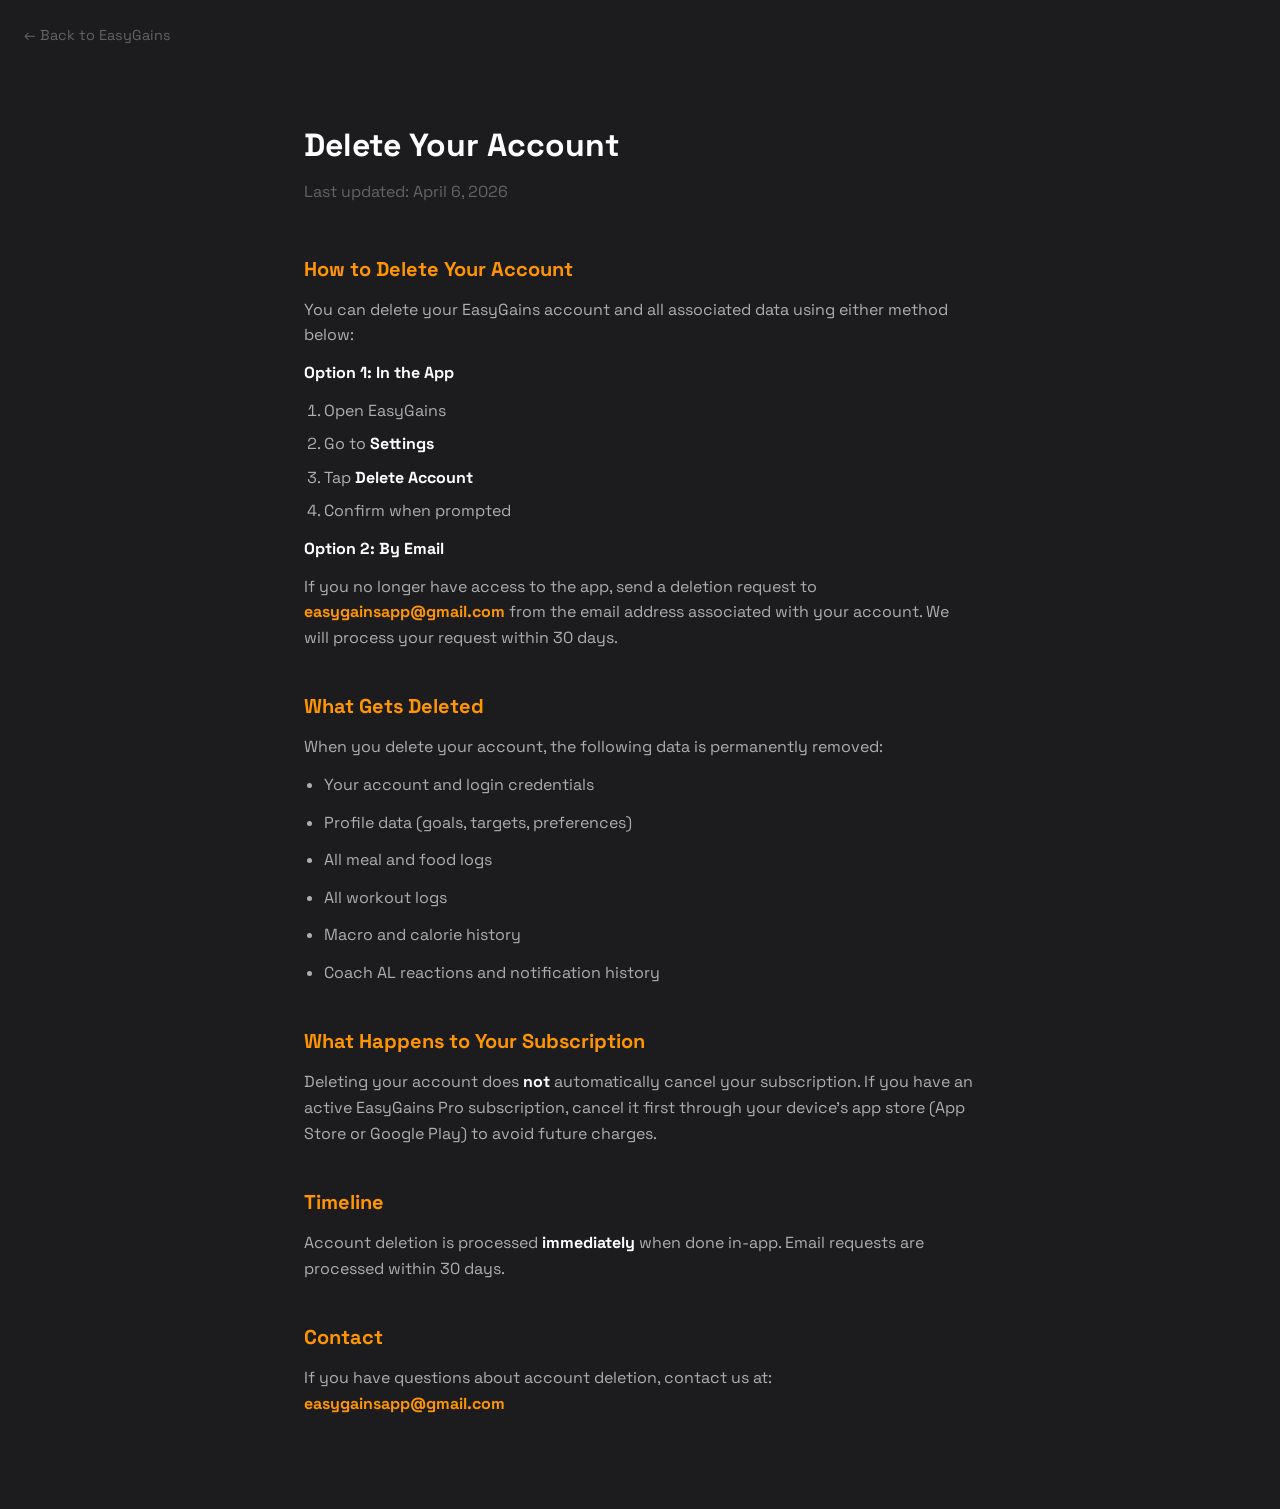
<file: delete-account.html>
<!DOCTYPE html>
<html lang="en">
<head>
    <meta charset="UTF-8">
    <meta name="viewport" content="width=device-width, initial-scale=1.0">
    <title>Delete Your Account — EasyGains</title>
    <meta name="description" content="How to delete your EasyGains account and data.">
    <link rel="icon" href="assets/favicon.png">
    <link rel="stylesheet" href="styles.css">
    <link rel="preconnect" href="https://fonts.googleapis.com">
    <link rel="preconnect" href="https://fonts.gstatic.com" crossorigin>
    <link href="https://fonts.googleapis.com/css2?family=Space+Grotesk:wght@400;500;600;700&display=swap" rel="stylesheet">
    <style>
        .legal { max-width: 720px; margin: 0 auto; padding: 120px 24px 80px; }
        .legal h1 { font-size: 2rem; margin-bottom: 8px; }
        .legal .updated { color: var(--text-muted); margin-bottom: 48px; }
        .legal h2 { font-size: 1.25rem; margin-top: 40px; margin-bottom: 12px; color: var(--amber); }
        .legal p, .legal li { color: var(--text-secondary); margin-bottom: 12px; }
        .legal ul { padding-left: 20px; margin-bottom: 12px; }
        .legal ol { padding-left: 20px; margin-bottom: 12px; }
        .legal ol li { color: var(--text-secondary); margin-bottom: 8px; }
        .legal strong { color: var(--text); }
        .legal a { color: var(--amber); text-decoration: none; }
        .legal a:hover { text-decoration: underline; }
        .back-link { position: fixed; top: 24px; left: 24px; color: var(--text-muted); text-decoration: none; font-size: 0.9rem; }
        .back-link:hover { color: var(--text); }
    </style>
</head>
<body>
    <a href="/" class="back-link">&larr; Back to EasyGains</a>
    <div class="legal">
        <h1>Delete Your Account</h1>
        <p class="updated">Last updated: April 6, 2026</p>

        <h2>How to Delete Your Account</h2>
        <p>You can delete your EasyGains account and all associated data using either method below:</p>

        <p><strong>Option 1: In the App</strong></p>
        <ol>
            <li>Open EasyGains</li>
            <li>Go to <strong>Settings</strong></li>
            <li>Tap <strong>Delete Account</strong></li>
            <li>Confirm when prompted</li>
        </ol>

        <p><strong>Option 2: By Email</strong></p>
        <p>If you no longer have access to the app, send a deletion request to <strong><a href="mailto:easygainsapp@gmail.com">easygainsapp@gmail.com</a></strong> from the email address associated with your account. We will process your request within 30 days.</p>

        <h2>What Gets Deleted</h2>
        <p>When you delete your account, the following data is permanently removed:</p>
        <ul>
            <li>Your account and login credentials</li>
            <li>Profile data (goals, targets, preferences)</li>
            <li>All meal and food logs</li>
            <li>All workout logs</li>
            <li>Macro and calorie history</li>
            <li>Coach AL reactions and notification history</li>
        </ul>

        <h2>What Happens to Your Subscription</h2>
        <p>Deleting your account does <strong>not</strong> automatically cancel your subscription. If you have an active EasyGains Pro subscription, cancel it first through your device's app store (App Store or Google Play) to avoid future charges.</p>

        <h2>Timeline</h2>
        <p>Account deletion is processed <strong>immediately</strong> when done in-app. Email requests are processed within 30 days.</p>

        <h2>Contact</h2>
        <p>If you have questions about account deletion, contact us at:<br><strong><a href="mailto:easygainsapp@gmail.com">easygainsapp@gmail.com</a></strong></p>
    </div>
</body>
</html>
</file>
<file: styles.css>
* {
    margin: 0;
    padding: 0;
    box-sizing: border-box;
}

:root {
    --bg: #1C1C1E;
    --bg-card: #2C2C2E;
    --bg-card-hover: #3A3A3C;
    --text: #FFFFFF;
    --text-secondary: #AEAEB2;
    --text-muted: #636366;
    --amber: #FF9500;
    --purple: #AF52DE;
    --green: #34C759;
    --border: rgba(255,255,255,0.08);
}

body {
    font-family: 'Space Grotesk', sans-serif;
    background: var(--bg);
    color: var(--text);
    line-height: 1.6;
}

/* Nav */
nav {
    display: flex;
    justify-content: space-between;
    align-items: center;
    padding: 1.25rem 5%;
    max-width: 1100px;
    margin: 0 auto;
    border-bottom: 1px solid var(--border);
}

.logo {
    font-size: 1.25rem;
    font-weight: 700;
    display: flex;
    align-items: center;
    gap: 0.5rem;
    color: var(--text);
    text-decoration: none;
}

.logo-icon {
    width: 28px;
    height: 28px;
    object-fit: contain;
}

.btn-nav {
    background: var(--text);
    color: var(--bg);
    padding: 0.5rem 1.25rem;
    border-radius: 8px;
    text-decoration: none;
    font-weight: 600;
    font-size: 0.9rem;
    transition: opacity 0.2s;
}

.btn-nav:hover {
    opacity: 0.85;
}

/* Hero */
.hero {
    text-align: center;
    padding: 4rem 5% 5rem;
    max-width: 780px;
    margin: 0 auto;
}

.hero-3d {
    width: 100%;
    max-width: 420px;
    height: 280px;
    margin: 0 auto 1.5rem;
    position: relative;
    display: flex;
    align-items: center;
    justify-content: center;
}

.hero-3d-fallback {
    width: 55%;
    max-width: 200px;
    height: auto;
    opacity: 0.85;
    filter: drop-shadow(0 10px 30px rgba(0, 0, 0, 0.5));
}

/* When SVG3D mounts it replaces the fallback with its own canvas — make sure that canvas fills the container. */
.hero-3d canvas {
    width: 100% !important;
    height: 100% !important;
    display: block;
}

@media (max-width: 640px) {
    .hero-3d {
        height: 220px;
        max-width: 320px;
        margin-bottom: 1rem;
    }
}

.eyebrow {
    font-size: 0.85rem;
    font-weight: 600;
    letter-spacing: 0.1em;
    text-transform: uppercase;
    color: var(--amber);
    margin-bottom: 1.25rem;
}

.hero h1 {
    font-size: 3.5rem;
    font-weight: 700;
    line-height: 1.15;
    margin-bottom: 1.5rem;
    letter-spacing: -0.02em;
}

.hero .subtitle {
    font-size: 1.15rem;
    color: var(--text-secondary);
    max-width: 560px;
    margin: 0 auto 2.5rem;
}

.btn-primary {
    display: inline-block;
    background: var(--text);
    color: var(--bg);
    padding: 0.9rem 2rem;
    border-radius: 12px;
    text-decoration: none;
    font-weight: 700;
    font-size: 1rem;
    transition: all 0.2s;
}

.btn-primary:hover {
    opacity: 0.9;
    transform: translateY(-2px);
}

/* Screenshots */
.screenshots {
    padding: 4rem 5%;
    overflow: hidden;
}

.phone-row {
    display: flex;
    justify-content: center;
    align-items: flex-end;
    gap: 1.5rem;
    max-width: 900px;
    margin: 0 auto;
}

.phone-wrap {
    flex: 1;
    max-width: 220px;
    text-align: center;
    opacity: 0.45;
    transform: scale(0.88);
    transition: opacity 0.4s ease, transform 0.4s cubic-bezier(0.34, 1.56, 0.64, 1), max-width 0.4s ease;
    cursor: pointer;
}

.phone-wrap:hover:not(.featured) {
    opacity: 0.65;
    transform: scale(0.91);
}

.phone-wrap.featured {
    opacity: 1;
    transform: scale(1);
    max-width: 260px;
    cursor: default;
}

.phone-screen {
    width: 100%;
    border-radius: 36px;
    box-shadow: 0 24px 60px rgba(0,0,0,0.5);
    border: 1px solid var(--border);
}

.screen-label {
    margin-top: 1rem;
    font-size: 0.85rem;
    color: var(--text-muted);
}

.phone-wrap.featured .screen-label {
    color: var(--text-secondary);
}

/* Features */
.features {
    padding: 5rem 5%;
    max-width: 1100px;
    margin: 0 auto;
}

.features-grid {
    display: grid;
    grid-template-columns: repeat(auto-fit, minmax(240px, 1fr));
    gap: 1.25rem;
}

.feature-card {
    background: var(--bg-card);
    padding: 2rem;
    border-radius: 16px;
    border: 1px solid var(--border);
    transition: all 0.2s;
}

.feature-card:hover {
    background: var(--bg-card-hover);
    transform: translateY(-3px);
}

.feature-icon {
    font-size: 2rem;
    display: block;
    margin-bottom: 1rem;
}

.feature-card h3 {
    font-size: 1.1rem;
    font-weight: 600;
    margin-bottom: 0.5rem;
}

.feature-card p {
    color: var(--text-secondary);
    font-size: 0.95rem;
}

/* Pricing */
.pricing {
    padding: 5rem 5%;
    max-width: 700px;
    margin: 0 auto;
    text-align: center;
}

.pricing h2 {
    font-size: 2rem;
    font-weight: 700;
    margin-bottom: 2.5rem;
}

.pricing-grid {
    display: grid;
    grid-template-columns: 1fr 1fr;
    gap: 1.25rem;
    text-align: left;
}

.pricing-card {
    background: var(--bg-card);
    border: 1px solid var(--border);
    border-radius: 20px;
    padding: 2rem;
}

.pricing-card.pro {
    border-color: var(--amber);
    position: relative;
}

.pro-badge {
    display: inline-block;
    background: var(--amber);
    color: #000;
    font-size: 0.7rem;
    font-weight: 700;
    letter-spacing: 0.08em;
    text-transform: uppercase;
    padding: 0.2rem 0.6rem;
    border-radius: 20px;
    margin-bottom: 0.75rem;
}

.pricing-card h3 {
    font-size: 1.1rem;
    font-weight: 600;
    margin-bottom: 0.5rem;
}

.price {
    font-size: 2.25rem;
    font-weight: 700;
    margin-bottom: 1.25rem;
}

.price span {
    font-size: 1rem;
    font-weight: 400;
    color: var(--text-secondary);
}

.pricing-card ul {
    list-style: none;
    margin-bottom: 1.5rem;
}

.pricing-card ul li {
    color: var(--text-secondary);
    font-size: 0.9rem;
    padding: 0.35rem 0;
    border-bottom: 1px solid var(--border);
}

.pricing-card ul li:last-child {
    border-bottom: none;
}

.pricing-card ul li::before {
    content: "✓ ";
    color: var(--green);
    font-weight: 600;
}

.pricing-card .btn-primary {
    width: 100%;
    text-align: center;
    padding: 0.75rem;
    font-size: 0.95rem;
}

/* Download */
.download {
    background: var(--bg-card);
    border-top: 1px solid var(--border);
    border-bottom: 1px solid var(--border);
    text-align: center;
    padding: 5rem 5%;
}

.download h2 {
    font-size: 2rem;
    font-weight: 700;
    margin-bottom: 0.75rem;
}

.download p {
    color: var(--text-secondary);
    margin-bottom: 2rem;
    font-size: 1.05rem;
}

.app-store-btn {
    display: inline-flex;
    align-items: center;
    gap: 0.6rem;
    background: var(--text);
    color: var(--bg);
    padding: 0.9rem 2rem;
    border-radius: 12px;
    text-decoration: none;
    font-weight: 700;
    font-size: 1rem;
    transition: all 0.2s;
}

.app-store-btn:hover {
    opacity: 0.9;
    transform: translateY(-2px);
}

.apple-icon {
    width: 22px;
    height: 22px;
}

/* Android Beta */
.android-beta {
    margin-top: 2.5rem;
    padding-top: 2rem;
    border-top: 1px solid var(--border);
}

.android-label {
    font-size: 0.85rem;
    font-weight: 600;
    letter-spacing: 0.1em;
    text-transform: uppercase;
    color: var(--green);
    margin-bottom: 0.25rem;
}

.android-beta .android-text {
    color: var(--text-secondary);
    font-size: 0.95rem;
    margin-bottom: 1rem;
}

.btn-android {
    display: inline-flex;
    align-items: center;
    gap: 0.5rem;
    background: transparent;
    color: var(--green);
    padding: 0.65rem 1.5rem;
    border-radius: 12px;
    border: 2px solid var(--green);
    text-decoration: none;
    font-weight: 600;
    font-size: 0.9rem;
    transition: all 0.2s;
}

.btn-android:hover {
    background: var(--green);
    color: var(--bg);
    transform: translateY(-2px);
}

.android-icon {
    width: 20px;
    height: 20px;
}

.hero-android {
    display: flex;
    margin: 1.5rem auto 0;
    width: fit-content;
}

.hero-email-fallback {
    margin-top: 0.75rem;
    font-size: 0.85rem;
    color: var(--text-muted);
}

.android-email-fallback {
    margin-top: 0.75rem;
    font-size: 0.85rem;
    color: var(--text-muted);
}

/* Support */
.support {
    padding: 5rem 5%;
    max-width: 900px;
    margin: 0 auto;
}

.support h2 {
    font-size: 2rem;
    font-weight: 700;
    margin-bottom: 2rem;
    text-align: center;
}

.support-grid {
    display: grid;
    grid-template-columns: repeat(auto-fit, minmax(380px, 1fr));
    gap: 1.25rem;
    margin-bottom: 2.5rem;
}

.support-item {
    background: var(--bg-card);
    border: 1px solid var(--border);
    border-radius: 14px;
    padding: 1.5rem;
}

.support-item h4 {
    font-size: 0.95rem;
    font-weight: 600;
    margin-bottom: 0.4rem;
}

.support-item p {
    color: var(--text-secondary);
    font-size: 0.9rem;
}

.support-contact {
    text-align: center;
    color: var(--text-secondary);
    font-size: 0.95rem;
}

.support-contact a {
    color: var(--amber);
    text-decoration: none;
}

.support-contact a:hover {
    text-decoration: underline;
}

/* Footer */
footer {
    text-align: center;
    padding: 2rem;
    border-top: 1px solid var(--border);
    color: var(--text-muted);
    font-size: 0.85rem;
}

footer a {
    color: var(--text-muted);
    text-decoration: none;
}

footer a:hover {
    color: var(--text-secondary);
}

.footer-sub {
    margin-top: 0.4rem;
}

/* Responsive */
@media (max-width: 768px) {
    .hero h1 {
        font-size: 2.25rem;
    }

    .phone-row {
        gap: 0.75rem;
    }

    .phone-wrap {
        opacity: 0.5;
    }

    .pricing-grid {
        grid-template-columns: 1fr;
    }

    .support-grid {
        grid-template-columns: 1fr;
    }
}
</file>
